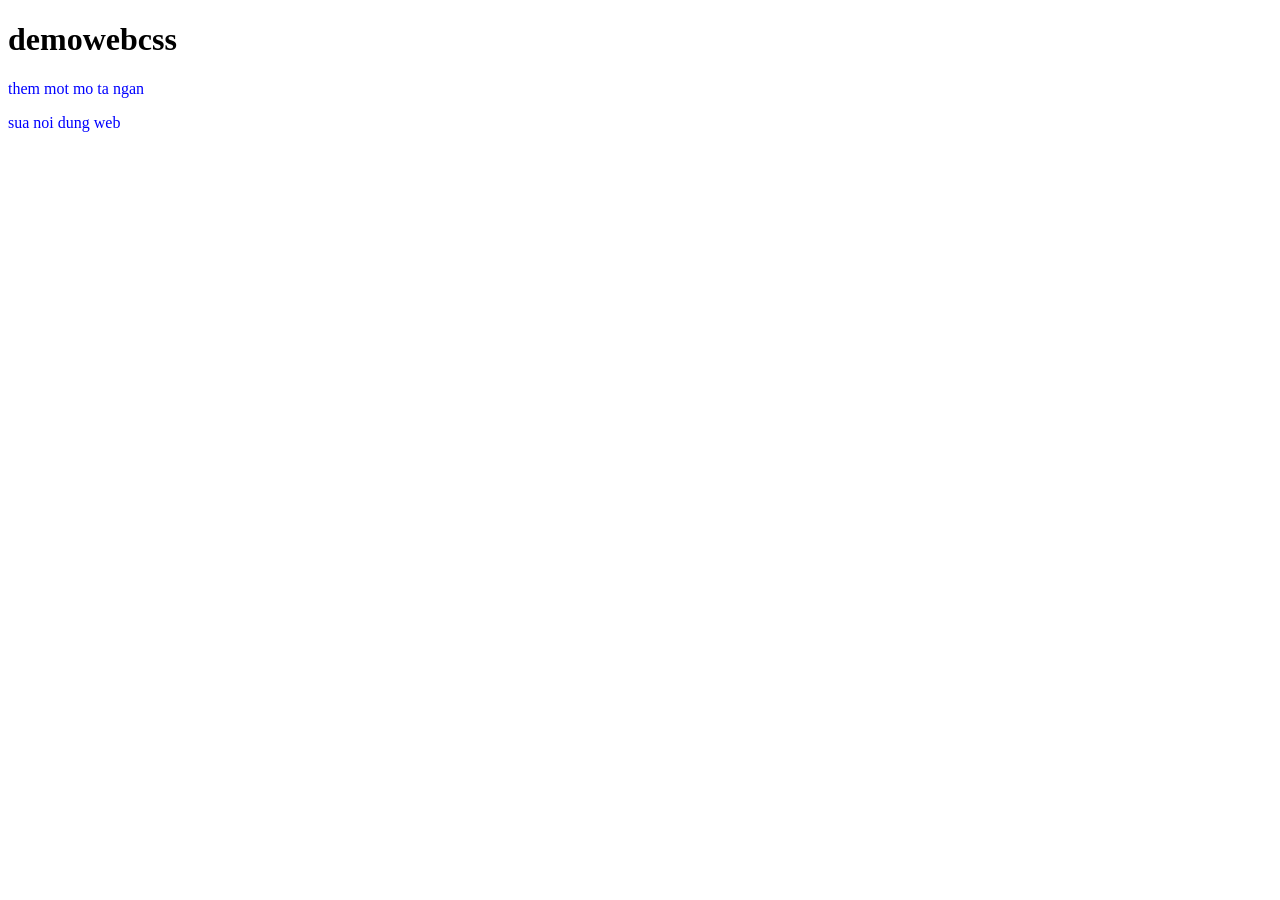
<file: index.html>
<!DOCTYPE html>
<html lang="en">
<head>
    <meta charset="UTF-8">
    <meta name="viewport" content="width=device-width, initial-scale=1.0">
    <title>Document</title>
    <link rel="stylesheet" href="styles.css">
</head>

<body>
    <h1 class="heading-1">demowebcss</h1>
    <p>them mot mo ta ngan</p>
    <p> sua noi dung web</p>
</body>
</html>
</file>
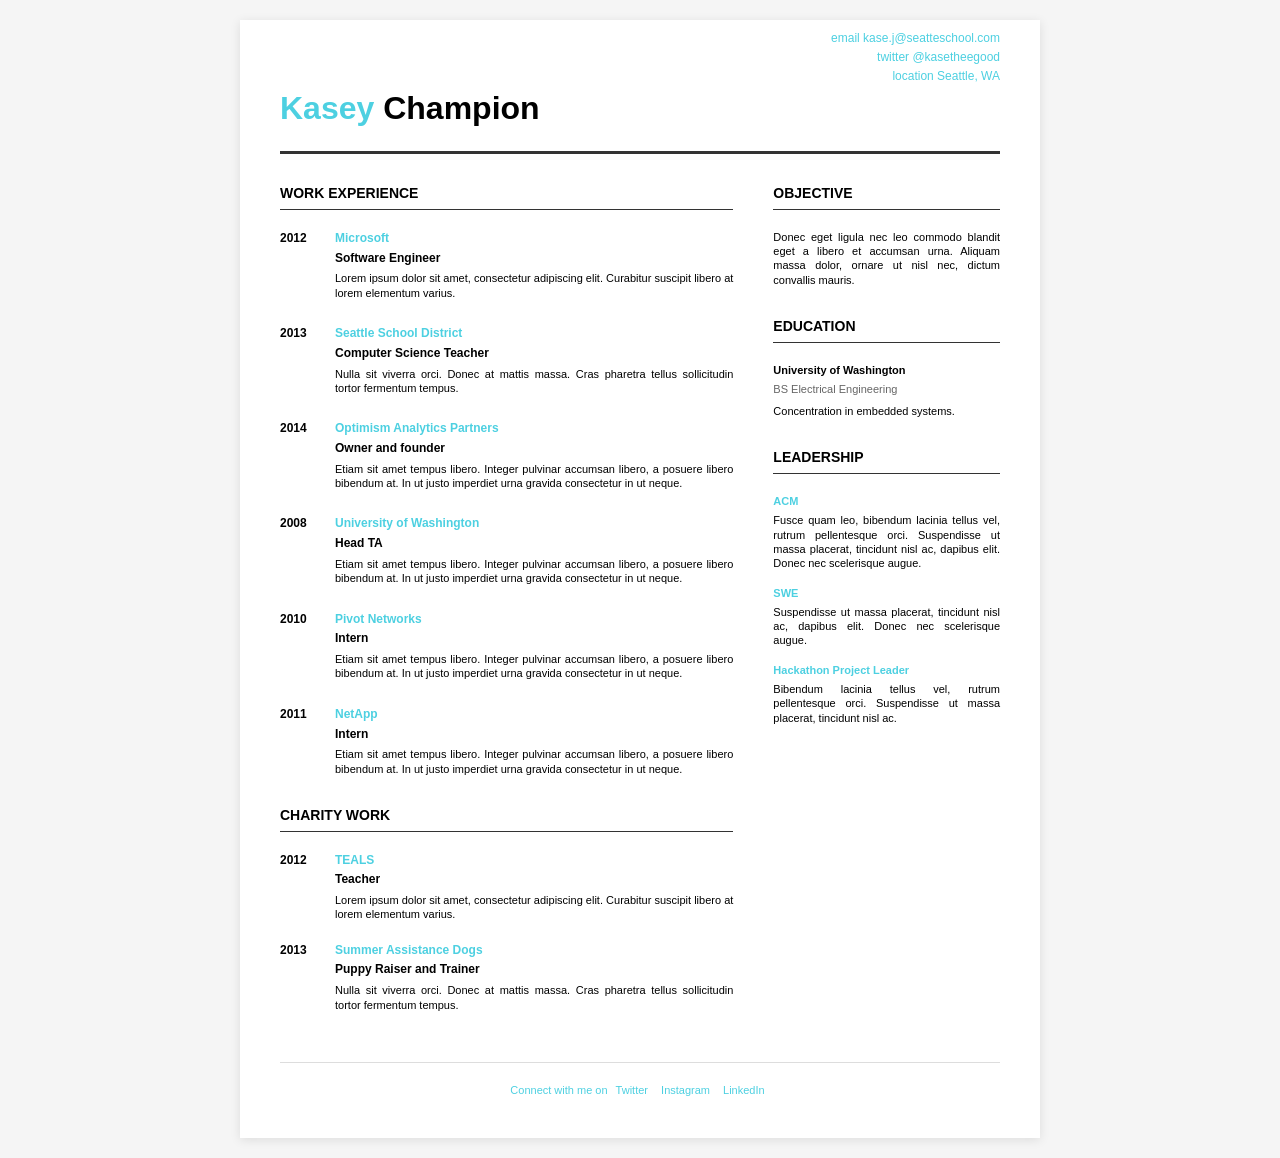
<file: BT_CV/index.html>
<!DOCTYPE html>
<html lang="en">
<head>
    <meta charset="UTF-8">
    <meta name="viewport" content="width=device-width, initial-scale=1.0">
    <title>Kasey Champion - CV</title>
    <link rel="stylesheet" href="./styles.css">
</head>
<body>
    <div class="cv-container">
        <!-- Header -->
        <div class="header">
            <div class="contact-info">
                <div>email kase.j@seatteschool.com</div>
                <div>twitter @kasetheegood</div>
                <div>location Seattle, WA</div>
            </div>
            <h1 class="name"><span class="first-name">Kasey</span> Champion</h1>
        </div>

        <!-- Main Content -->
        <div class="content">
            <!-- Left Column -->
            <div class="left-column">
                <!-- Work Experience -->
                <div class="section-header">Work Experience</div>
                
                <div class="experience-item">
                    <div class="year">2012</div>
                    <div class="job-details">
                        <div class="company">Microsoft</div>
                        <div class="job-title">Software Engineer</div>
                        <div class="job-description">Lorem ipsum dolor sit amet, consectetur adipiscing elit. Curabitur suscipit libero at lorem elementum varius.</div>
                    </div>
                </div>

                <div class="experience-item">
                    <div class="year">2013</div>
                    <div class="job-details">
                        <div class="company">Seattle School District</div>
                        <div class="job-title">Computer Science Teacher</div>
                        <div class="job-description">Nulla sit viverra orci. Donec at mattis massa. Cras pharetra tellus sollicitudin tortor fermentum tempus.</div>
                    </div>
                </div>

                <div class="experience-item">
                    <div class="year">2014</div>
                    <div class="job-details">
                        <div class="company">Optimism Analytics Partners</div>
                        <div class="job-title">Owner and founder</div>
                        <div class="job-description">Etiam sit amet tempus libero. Integer pulvinar accumsan libero, a posuere libero bibendum at. In ut justo imperdiet urna gravida consectetur in ut neque.</div>
                    </div>
                </div>

                <div class="experience-item">
                    <div class="year">2008</div>
                    <div class="job-details">
                        <div class="company">University of Washington</div>
                        <div class="job-title">Head TA</div>
                        <div class="job-description">Etiam sit amet tempus libero. Integer pulvinar accumsan libero, a posuere libero bibendum at. In ut justo imperdiet urna gravida consectetur in ut neque.</div>
                    </div>
                </div>

                <div class="experience-item">
                    <div class="year">2010</div>
                    <div class="job-details">
                        <div class="company">Pivot Networks</div>
                        <div class="job-title">Intern</div>
                        <div class="job-description">Etiam sit amet tempus libero. Integer pulvinar accumsan libero, a posuere libero bibendum at. In ut justo imperdiet urna gravida consectetur in ut neque.</div>
                    </div>
                </div>

                <div class="experience-item">
                    <div class="year">2011</div>
                    <div class="job-details">
                        <div class="company">NetApp</div>
                        <div class="job-title">Intern</div>
                        <div class="job-description">Etiam sit amet tempus libero. Integer pulvinar accumsan libero, a posuere libero bibendum at. In ut justo imperdiet urna gravida consectetur in ut neque.</div>
                    </div>
                </div>

                <!-- Charity Work -->
                <div class="section-header">Charity Work</div>
                
                <div class="charity-item">
                    <div class="year">2012</div>
                    <div class="charity-details">
                        <div class="charity-org">TEALS</div>
                        <div class="charity-title">Teacher</div>
                        <div class="charity-description">Lorem ipsum dolor sit amet, consectetur adipiscing elit. Curabitur suscipit libero at lorem elementum varius.</div>
                    </div>
                </div>

                <div class="charity-item">
                    <div class="year">2013</div>
                    <div class="charity-details">
                        <div class="charity-org">Summer Assistance Dogs</div>
                        <div class="charity-title">Puppy Raiser and Trainer</div>
                        <div class="charity-description">Nulla sit viverra orci. Donec at mattis massa. Cras pharetra tellus sollicitudin tortor fermentum tempus.</div>
                    </div>
                </div>
            </div>

            <!-- Right Column -->
            <div class="right-column">
                <!-- Objective -->
                <div class="section-header">Objective</div>
                <div class="objective-text">
                    Donec eget ligula nec leo commodo blandit eget a libero et accumsan urna. Aliquam massa dolor, ornare ut nisl nec, dictum convallis mauris.
                </div>

                <!-- Education -->
                <div class="section-header">Education</div>
                <div class="education-item">
                    <div class="education-title">University of Washington</div>
                    <div class="education-subtitle">BS Electrical Engineering</div>
                    <div>Concentration in embedded systems.</div>
                </div>

                <!-- Leadership -->
                <div class="section-header">Leadership</div>
                
                <div class="leadership-item">
                    <div class="leadership-title">ACM</div>
                    <div>Fusce quam leo, bibendum lacinia tellus vel, rutrum pellentesque orci. Suspendisse ut massa placerat, tincidunt nisl ac, dapibus elit. Donec nec scelerisque augue.</div>
                </div>

                <div class="leadership-item">
                    <div class="leadership-title">SWE</div>
                    <div>Suspendisse ut massa placerat, tincidunt nisl ac, dapibus elit. Donec nec scelerisque augue.</div>
                </div>

                <div class="leadership-item">
                    <div class="leadership-title">Hackathon Project Leader</div>
                    <div>Bibendum lacinia tellus vel, rutrum pellentesque orci. Suspendisse ut massa placerat, tincidunt nisl ac.</div>
                </div>
            </div>
        </div>

        <!-- Footer -->
        <div class="footer">
            Connect with me on <a href="#">Twitter</a> <a href="#">Instagram</a> <a href="#">LinkedIn</a>
        </div>
    </div>
</body>
</html>
</file>
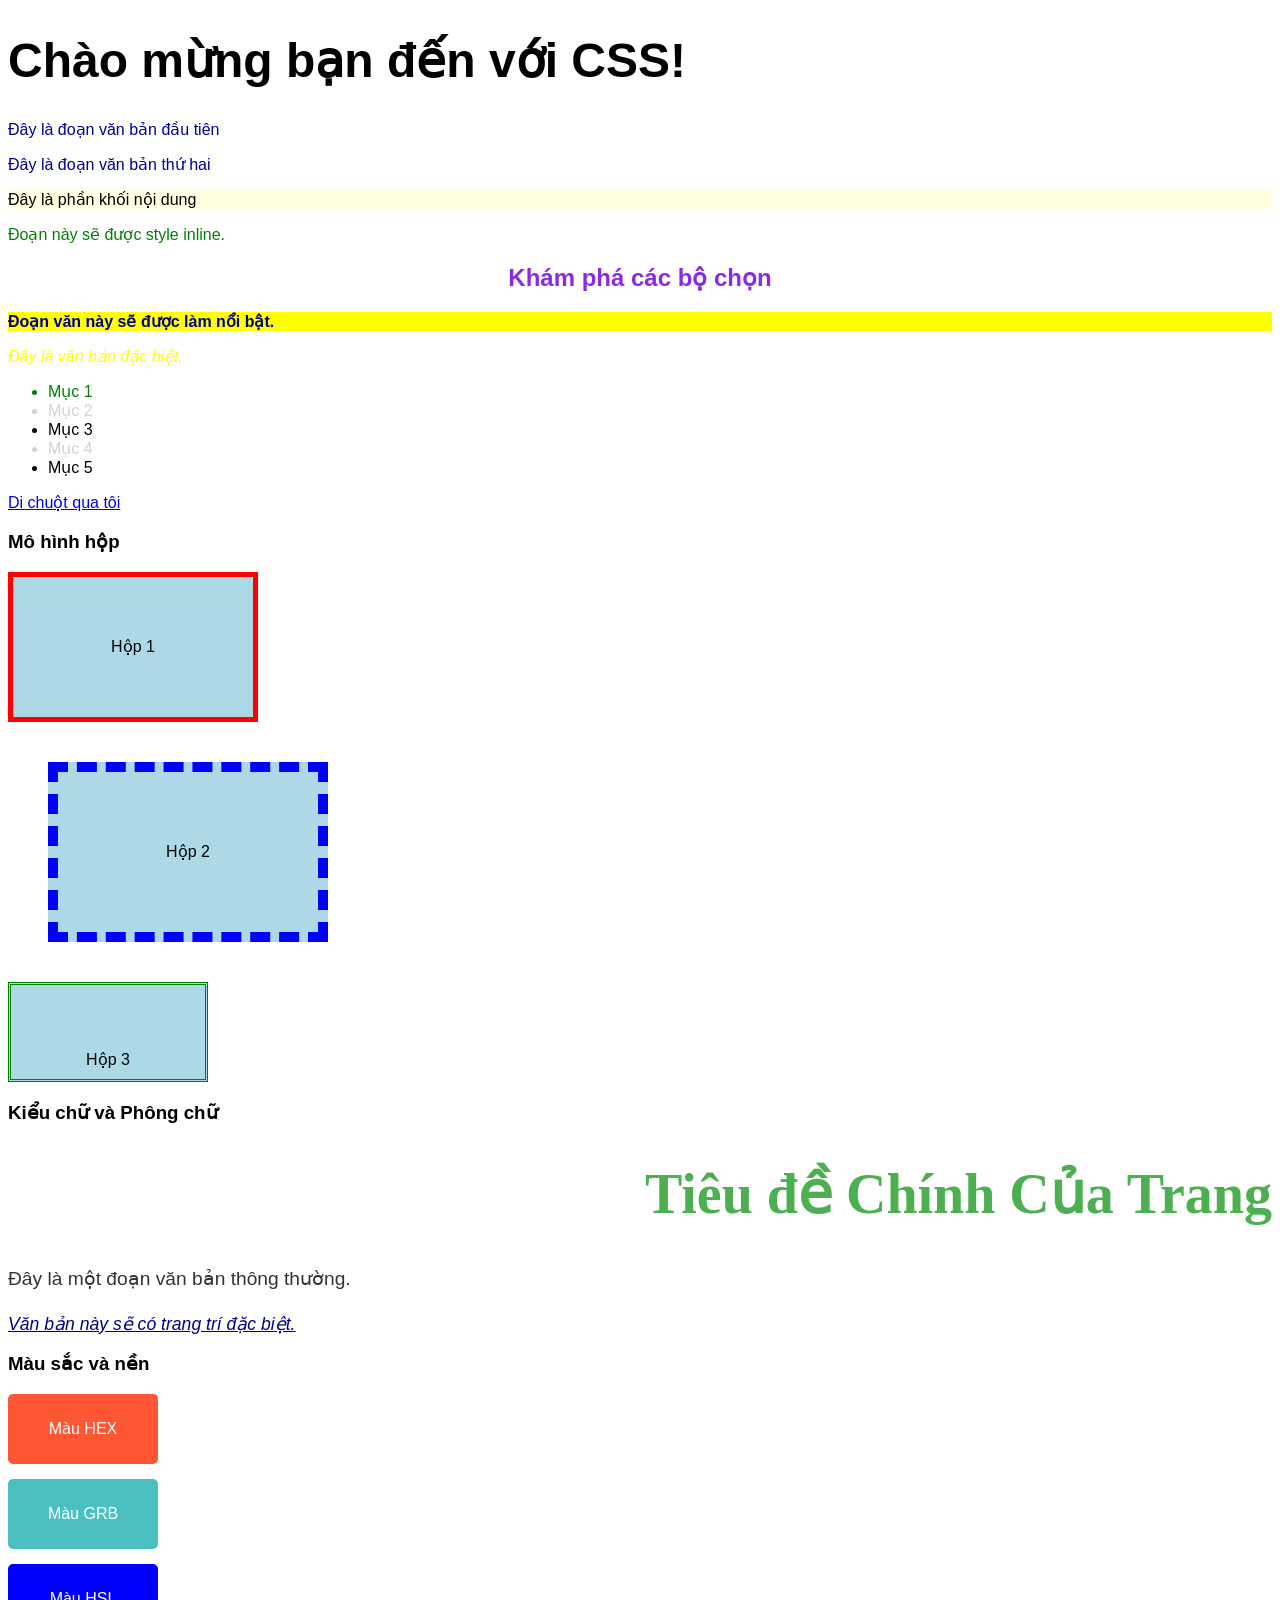
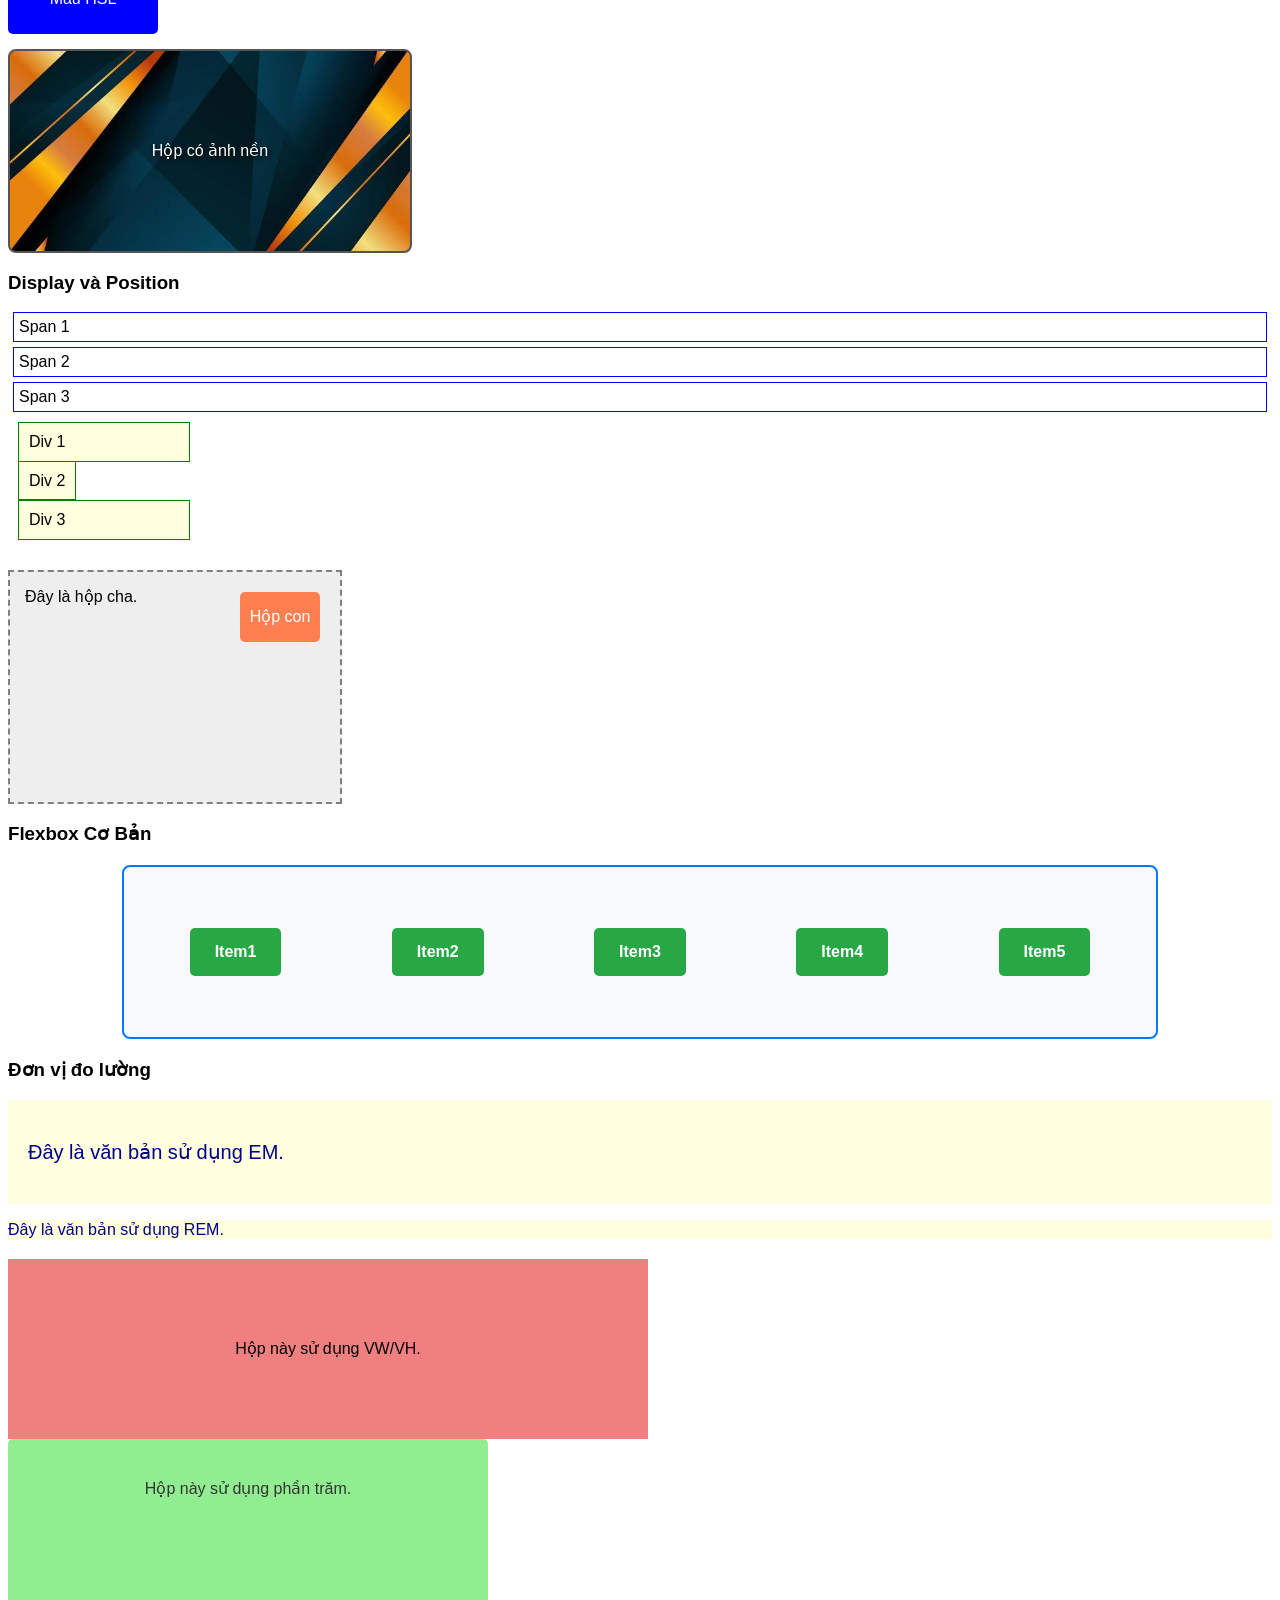
<file: css_exercises/index.html>
<!DOCTYPE html>
<html lang="en">
<head>
    <meta charset="UTF-8">
    <meta name="viewport" content="width=device-width, initial-scale=1.0">
    <title>15 BT CSS</title>
    <link rel="stylesheet" href="./styles.css"><!--external styles-->
    <style>
        .h1{
            color: lightblue;
        }
        
    </style><!--internal styles-->
</head>
<body>
    <h1>Chào mừng bạn đến với CSS!</h1>
    <p>Đây là đoạn văn bản đầu tiên</p>
    <p>Đây là đoạn văn bản thứ hai</p>
    <div> Đây là phần khối nội dung</div>
    <p style="color: green;">
        Đoạn này sẽ được style inline.

    </p>
<!--Bai Tap 2-->
 <h2>
    Khám phá các bộ chọn
 </h2>   
<p class="highlight"> Đoạn văn này sẽ được làm nổi bật.</p>
<p id="special-text">Đây là văn bản đặc biệt.</p>
<ul>
    <li>
        Mục 1 
    </li> <!--firt-child-->
    <li>
        Mục 2
    </li>
    <li>
        Mục 3
    </li>
    <li>
        Mục 4
    </li>
    <li>
        Mục 5
    </li>
</ul>
<a href="#">Di chuột qua tôi</a>
<!--BT-3 Box Model-->

<h3>Mô hình hộp</h3>
<div class="box-1">Hộp 1

</div>
<div class="box-2">Hộp 2

</div>
<div class="box-3">Hộp 3
</div>
<!--BT 4-->
<h3> Kiểu chữ và Phông chữ</h3>
<h1 class="main-title">Tiêu đề Chính Của Trang</h1>
<p class="normal-paragraph"> Đây là một đoạn văn bản thông thường.</p>
<p class="decorated-text">Văn bản này sẽ có trang trí đặc biệt.</p>
<!--BT 5 CSS-->
<h3>Màu sắc và nền</h3>
<div class="color-box-1"> Màu HEX</div>
<div class="color-box-2"> Màu GRB</div>
<div class="color-box-3"> Màu HSL</div>
<div class="background-image-box">Hộp có ảnh nền</div>
<!--Bài 6: Display và Position-->
<h3> Display và Position</h3>

<span> Span 1</span>
<span> Span 2</span>
<span> Span 3</span>
    <div class="display-div-1">Div 1</div>
    <div class="display-div-2">Div 2</div>
    <div class="display-div-3">Div 3</div>
<div class="parent-box"> Đây là hộp cha.
    <div class="child-box">Hộp con</div>
</div>
<!--Bài 7: Flexbox Cơ Bản
-->
<h3>Flexbox Cơ Bản</h3>
<div class="flex-container"> 
    <div class=" flex-item">Item1</div>
    <div class=" flex-item">Item2</div>
    <div class=" flex-item">Item3</div>
    <div class=" flex-item">Item4</div>
    <div class=" flex-item">Item5</div>
</div>
<!--Bài 8: Đơn Vị Đo Lường
-->
<h3> Đơn vị đo lường</h3>
<div class="em-example"> 
<p>Đây là văn bản sử dụng EM.</p> 

</div>
<div class="rem-example"> 
<p>Đây là văn bản sử dụng REM.</p> 

</div>

<div class="viewport-units-example">Hộp này sử dụng VW/VH.
    <div class="percentage-example">Hộp này sử dụng phần trăm.</div>
</div>


</body>
</html>
</file>
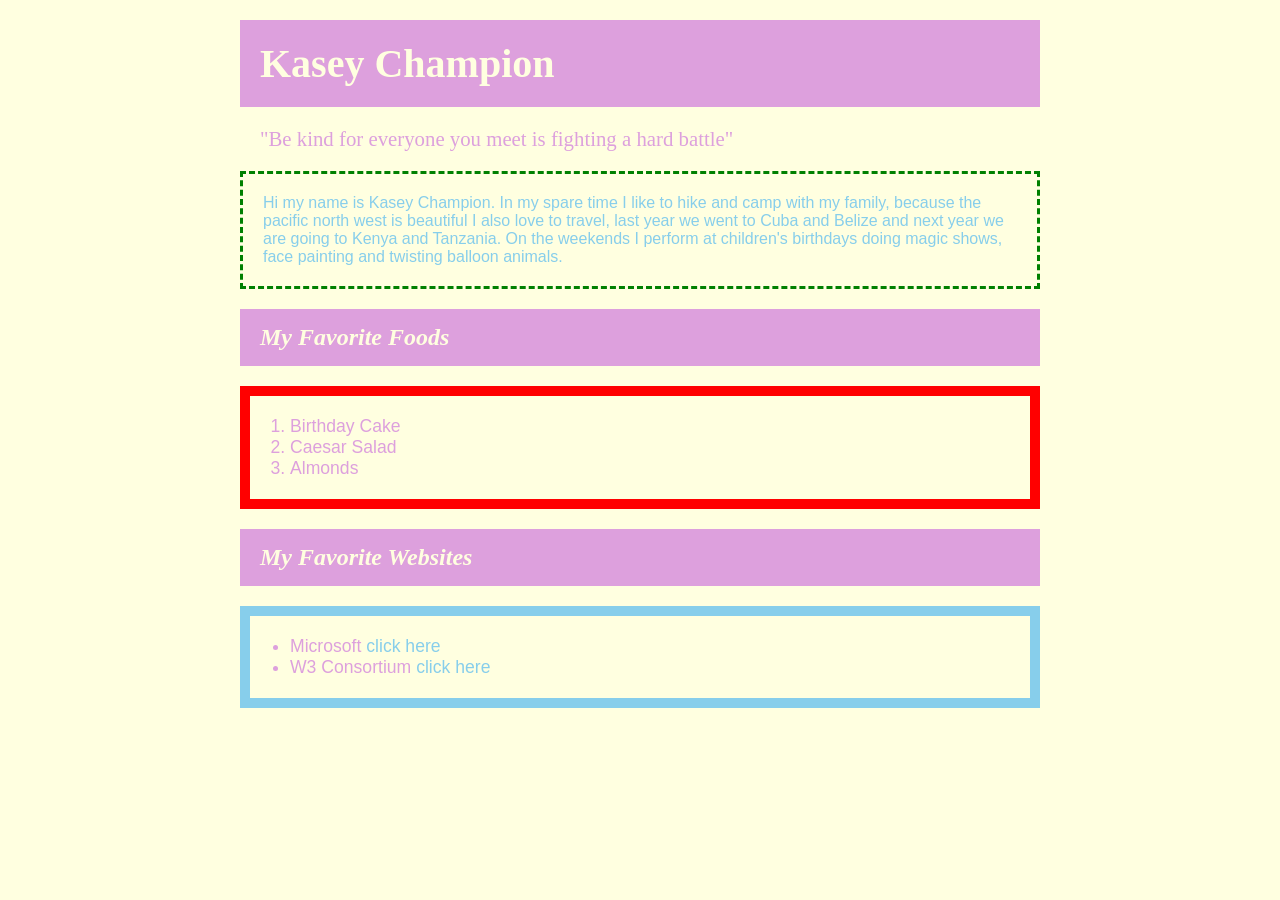
<file: project2/index.html>
<!DOCTYPE html>
<html lang="en">
<head>
    <meta charset="UTF-8">
    <meta name="viewport" content="width=device-width, initial-scale=1.0">
    <title>Project2</title>
    <link rel="stylesheet" href="./style.css"><!--external styles-->
</head>
<body>
    <div class="container">
        <h1>Kasey Champion</h1>
        
        <div class="quote">"Be kind for everyone you meet is fighting a hard battle"</div>
        
        <div class="hobbies-section">
            Hi my name is Kasey Champion. In my spare time I like to hike and camp with my family, because the pacific north west is beautiful I also love to travel, last year we went to Cuba and Belize and next year we are going to Kenya and Tanzania. On the weekends I perform at children's birthdays doing magic shows, face painting and twisting balloon animals.
        </div>
        
        <div class="section-header">My Favorite Foods</div>
        <div class="foods-section">
            <ol>
                <li>Birthday Cake</li>
                <li>Caesar Salad</li>
                <li>Almonds</li>
            </ol>
        </div>
        
        <div class="section-header">My Favorite Websites</div>
        <div class="websites-section">
            <ul>
                <li>Microsoft <a href="https://www.microsoft.com">click here</a></li>
                <li>W3 Consortium <a href="https://www.w3.org">click here</a></li>
            </ul>
        </div>
    </div>
</body>
</html>
</file>
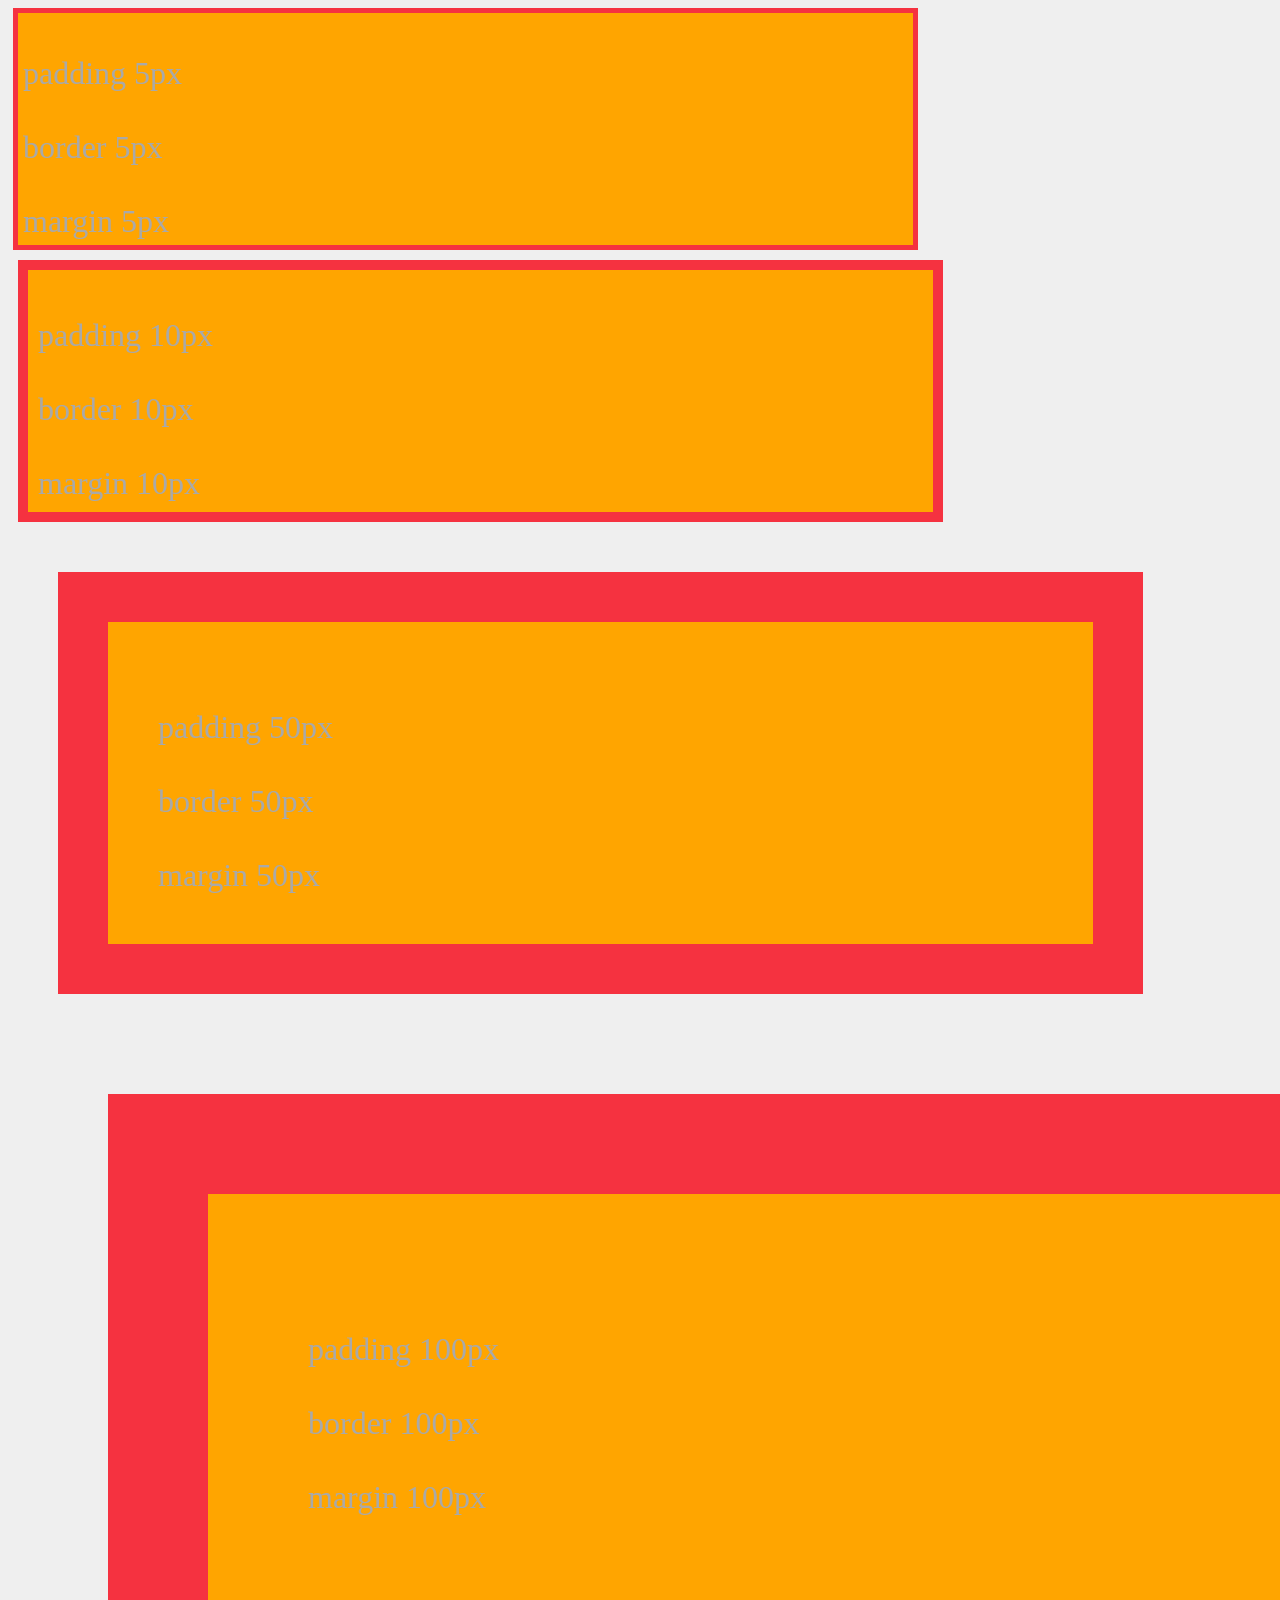
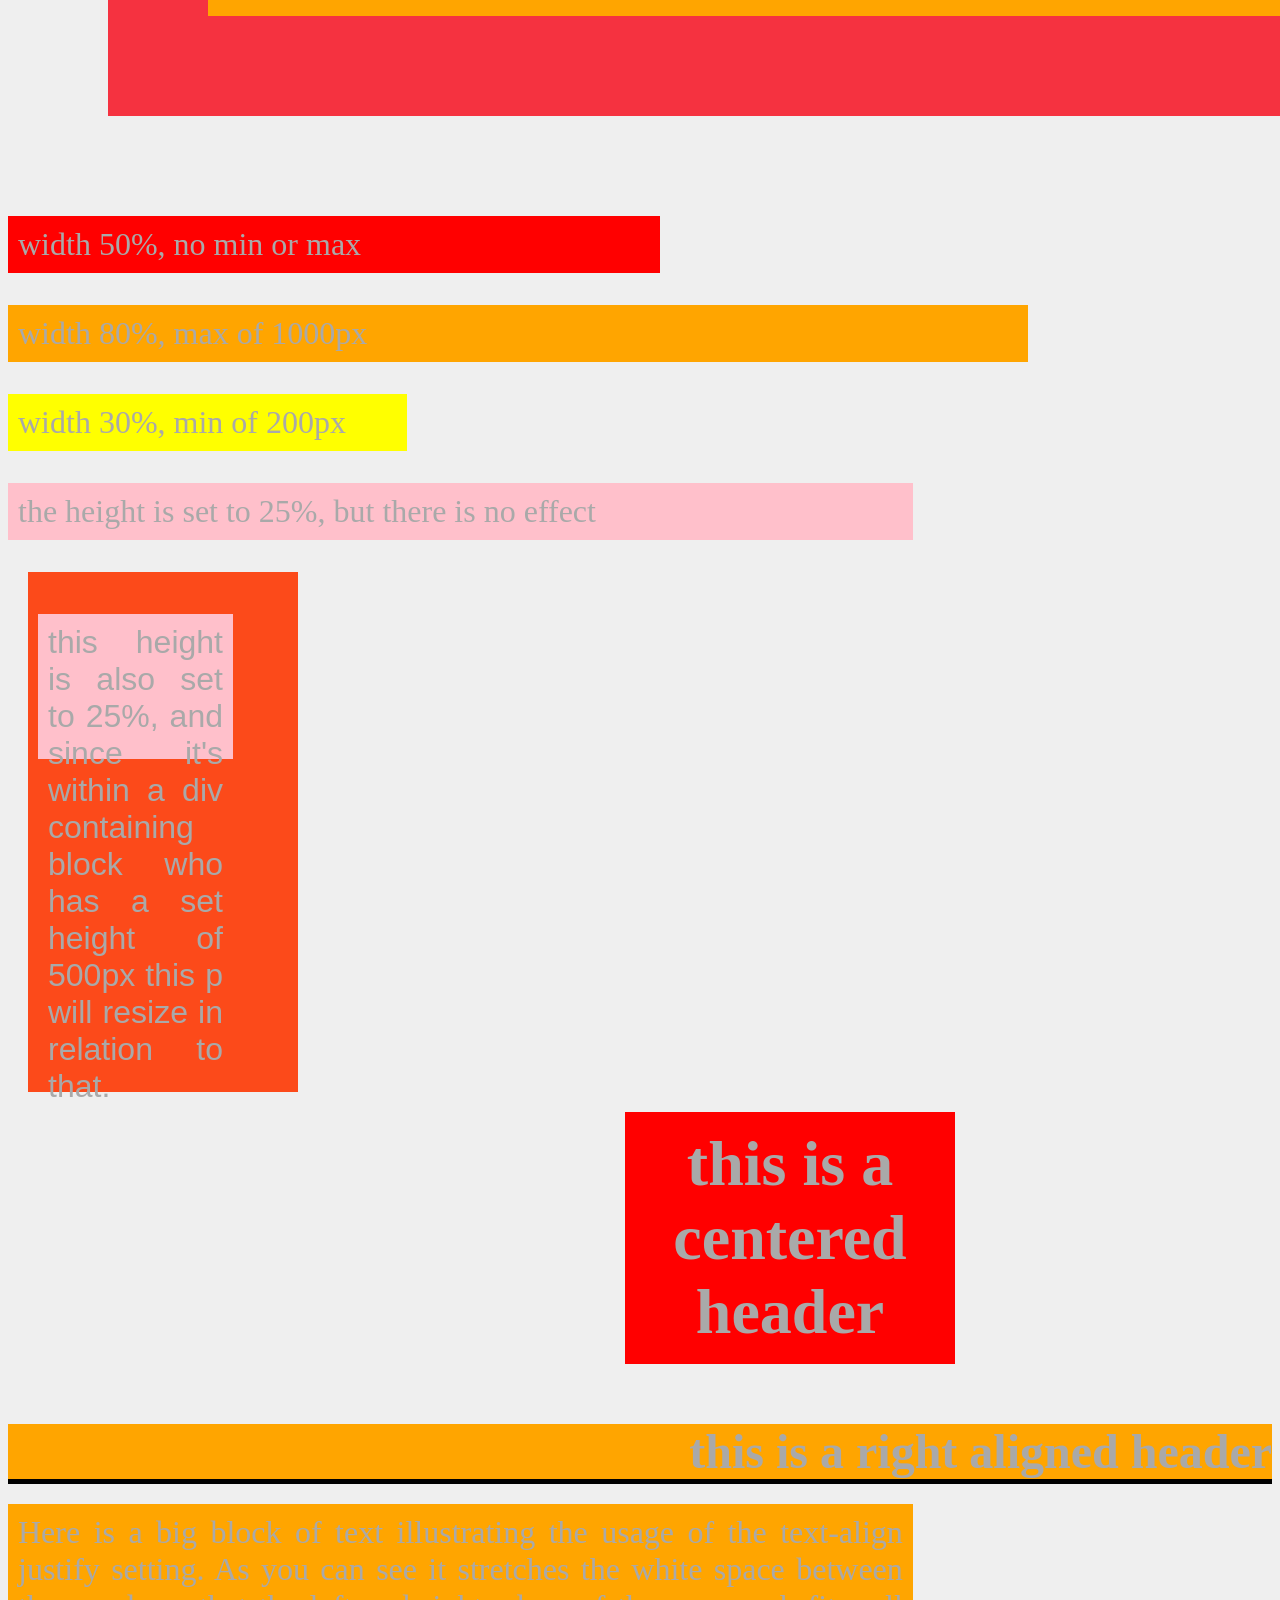
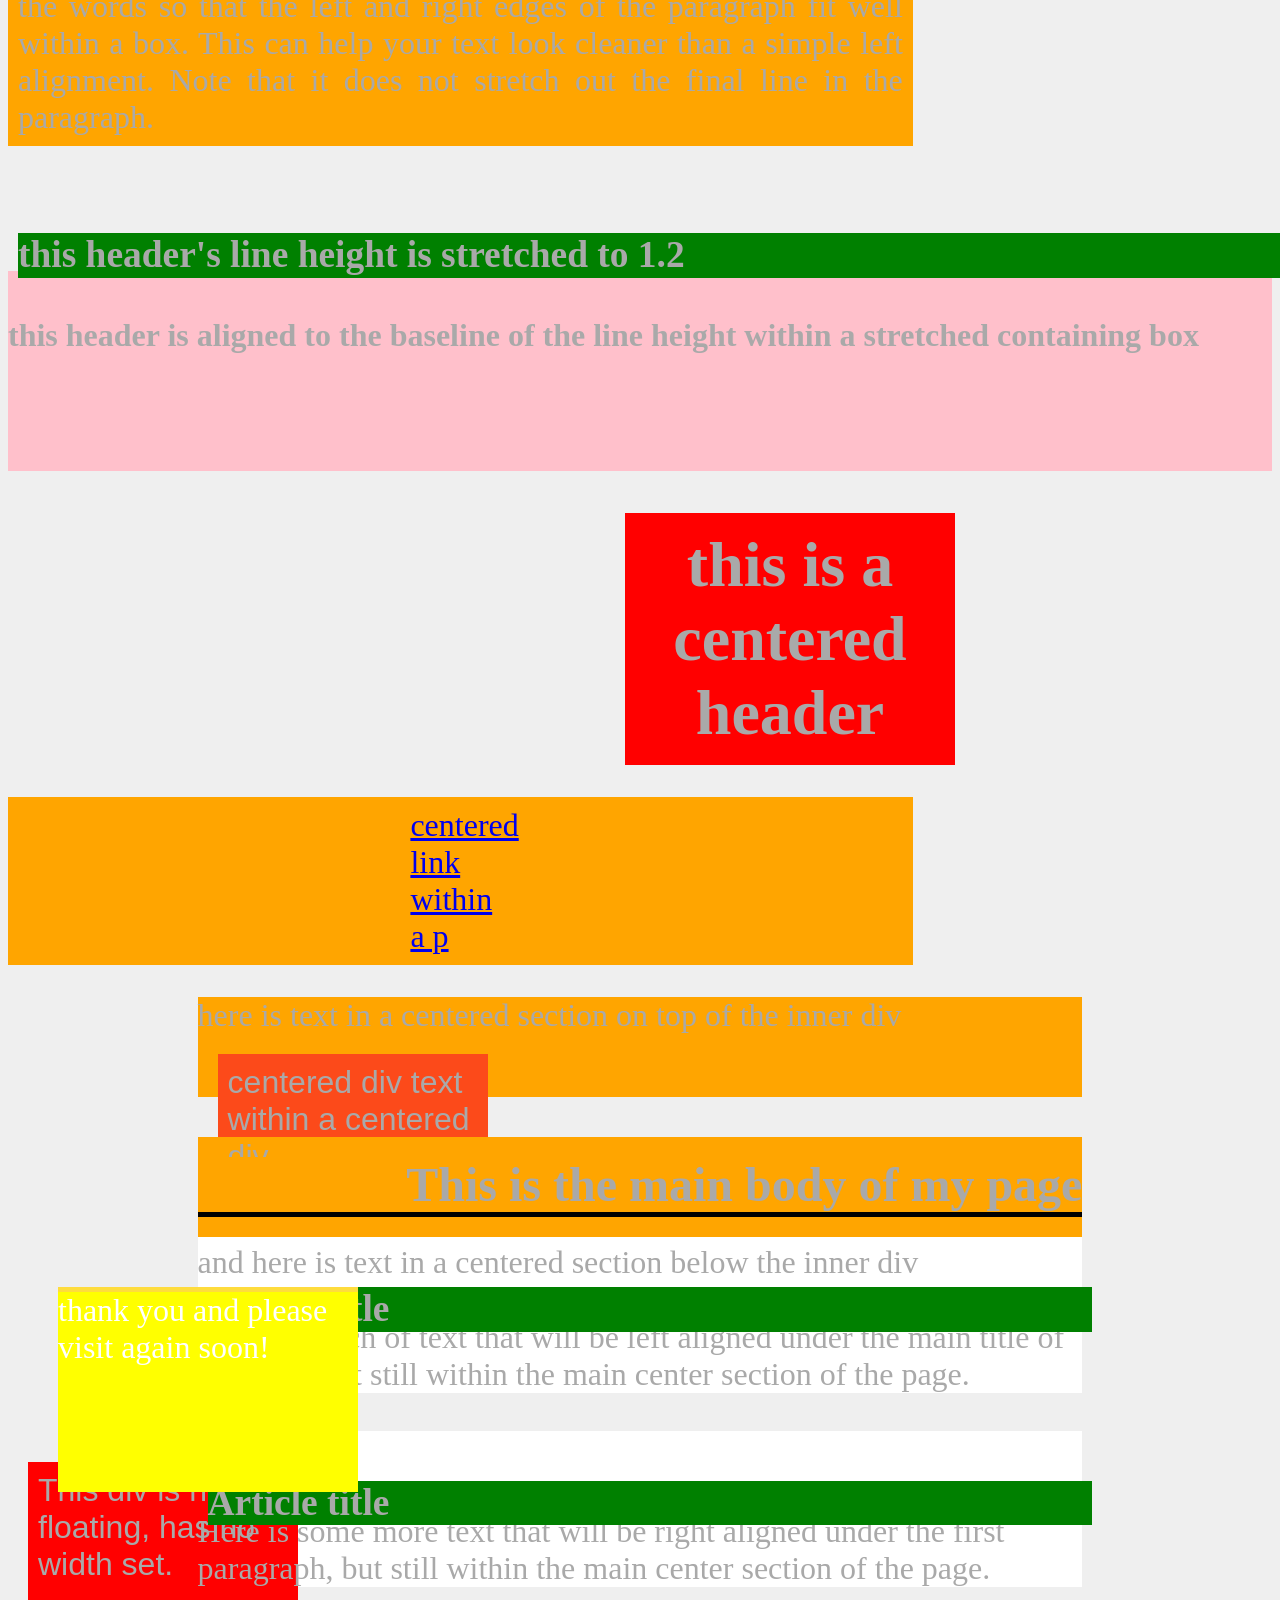
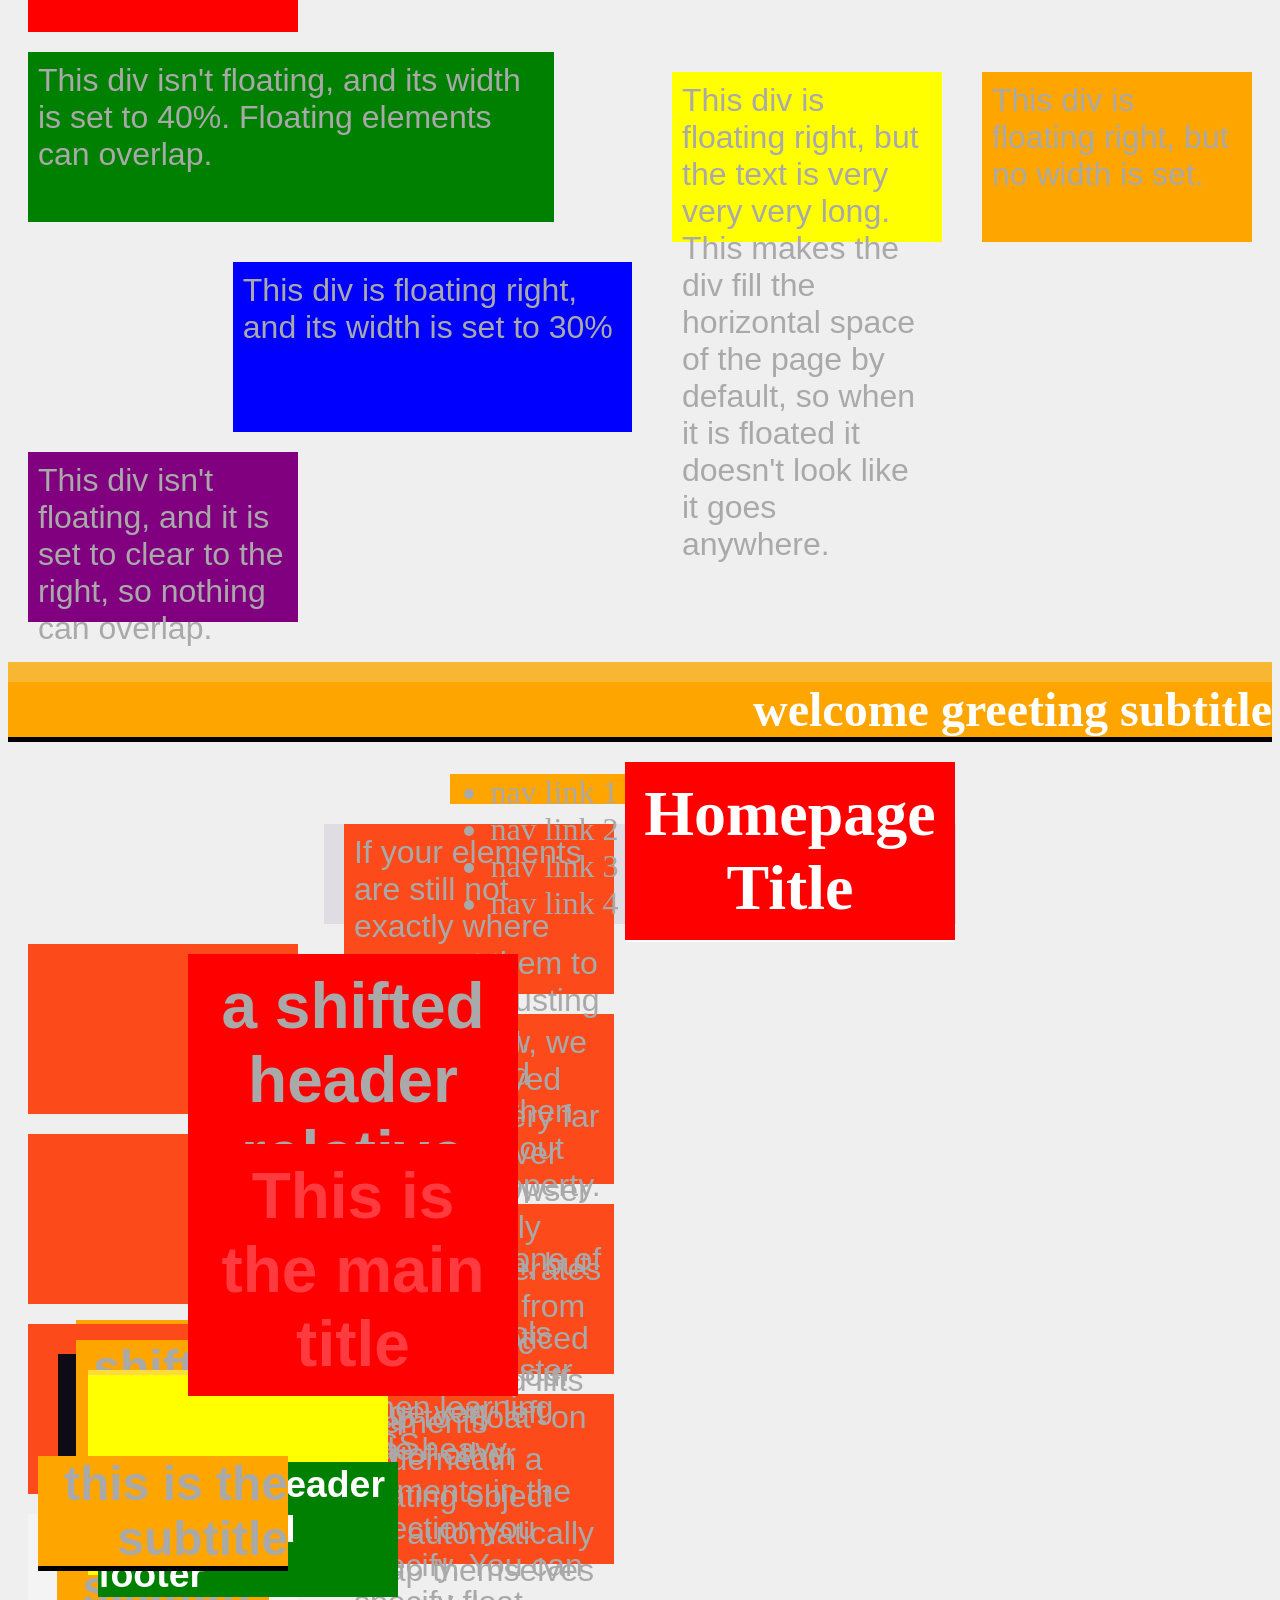
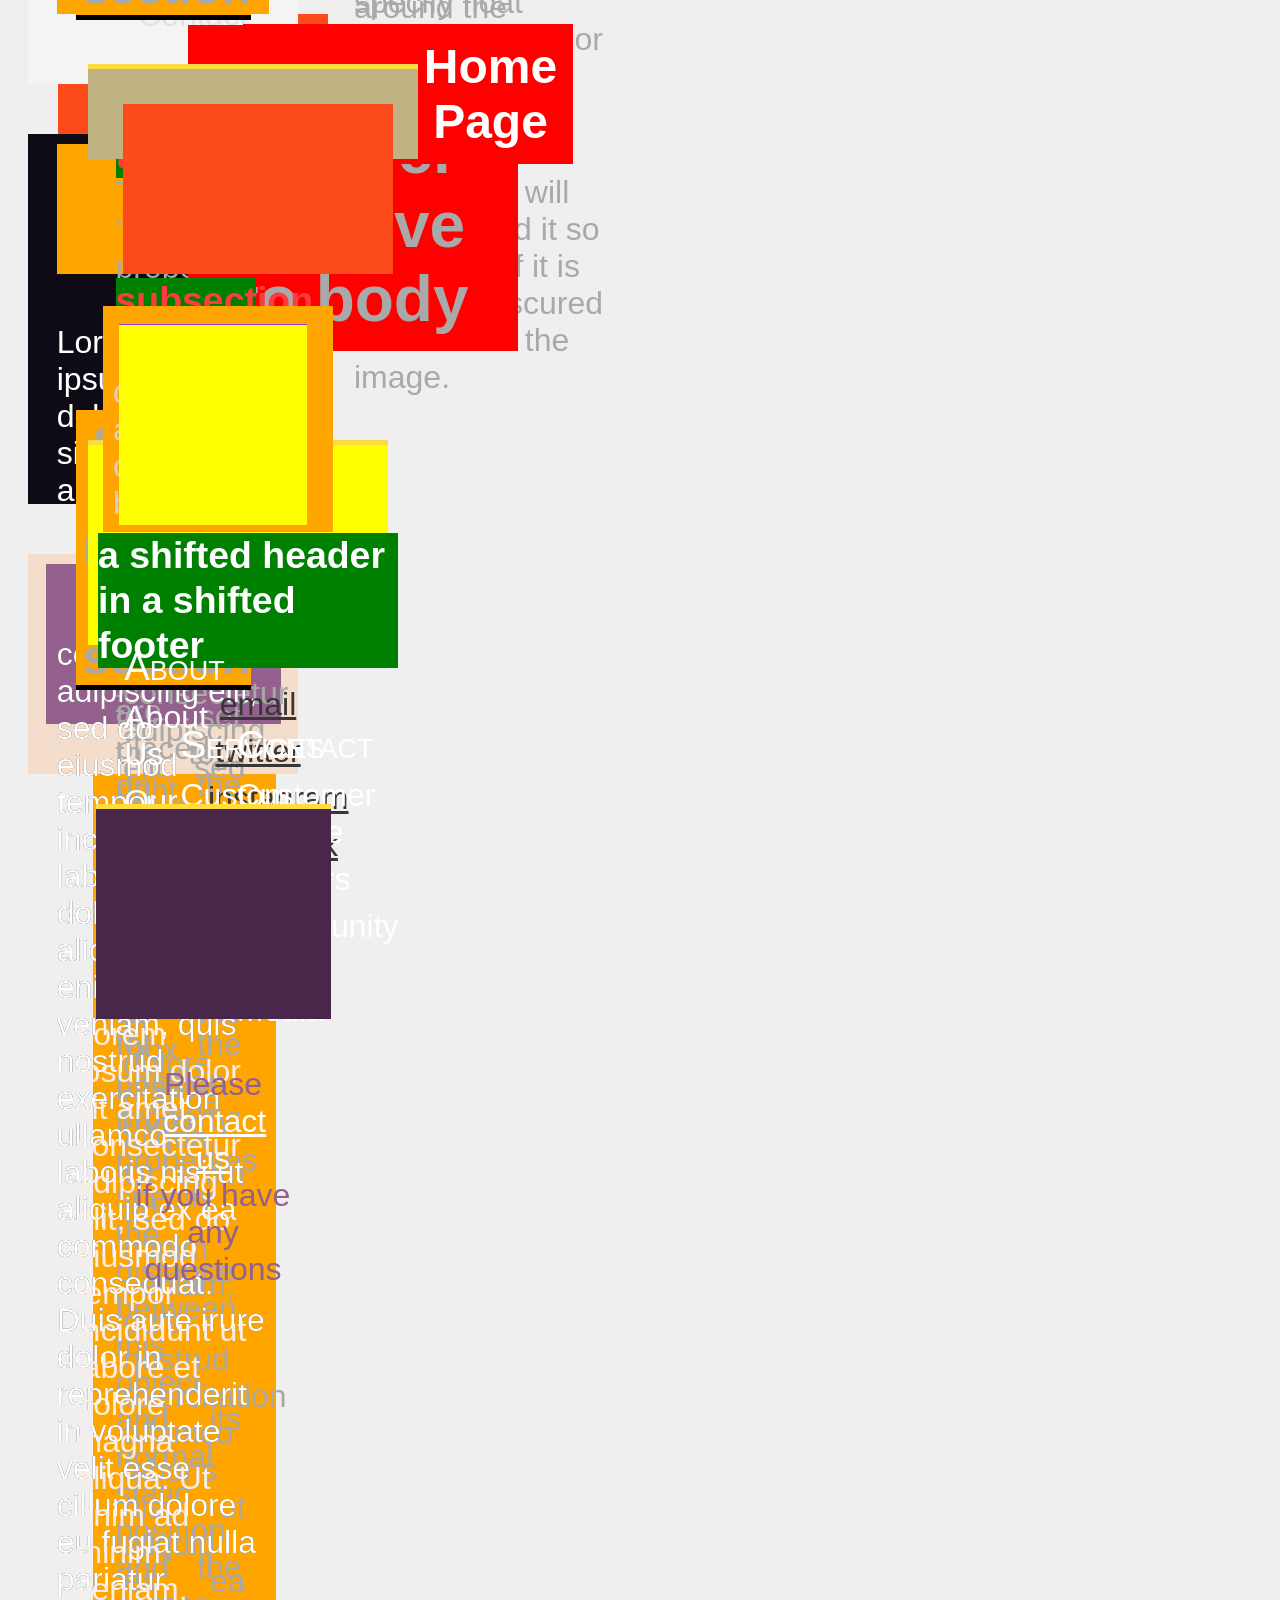
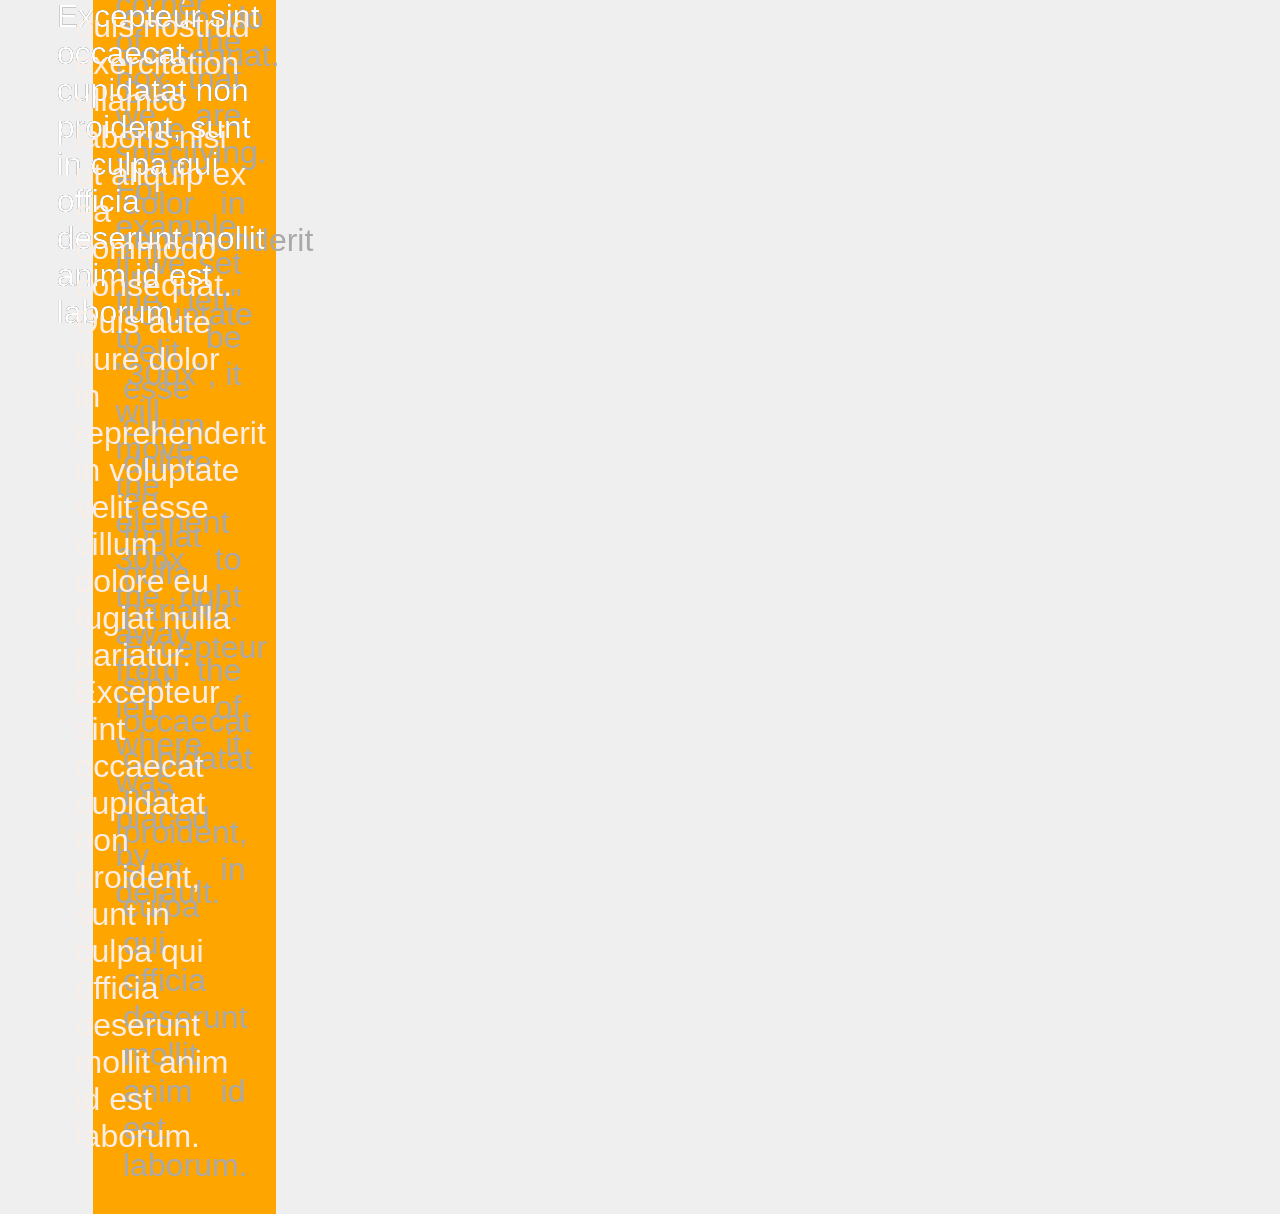
<file: css_exercises/BT_Css4/index.html>
<!DOCTYPE html>
<html lang="en">
<head>
    <meta charset="UTF-8">
    <meta name="viewport" content="width=device-width, initial-scale=1.0">
    <title>BT_Css4</title>
 <link rel="stylesheet" href="./styles.css"><!--external styles-->
</head>

<body>
    <!--BT4.2.1-->

<p id="five">
<br>padding 5px</br>
<br>border 5px</br>
<br>margin 5px</br>
</p>

<p id="ten">
<br> padding 10px</br>
<br> border 10px</br>
<br> margin 10px</br>

</p>
<p id="fifty">
<br> padding 50px</br>
<br> border 50px</br>
<br> margin 50px</br>

</p>
<p id="Onehundred">
<br> padding 100px</br>
<br> border 100px</br>
<br> margin 100px</br>

</p>
<!--BT 4.2.2-->

<p id="width50">
      width 50%, no min or max
    </p>
    <p id="width80max">
      width 80%, max of 1000px
    </p>
    <p id="width30min">
      width 30%, min of 200px
    </p>
    <p class="heightSet">
      the height is set to 25%, but there is no effect
    </p>
    <div id="containingBlock">
      <p class="heightSet">
        this height is also set to 25%, and since it's within a div containing block who has a set height of 500px this p will resize in relation to that. 
      </p>
    </div>
<!--BT 4.2.3-->

<h1>this is a centered header</h1>
    <h2>this is a right aligned header</h2>
    <p>
      Here is a big block of text illustrating the usage of the text-align justify setting. As you can see it stretches the white space between the words so that the left and right edges of the paragraph fit well within a box. This can help your text look cleaner than a simple left alignment. Note that it does not stretch out the final line in the paragraph.
    </p>
    <h3>this header's line height is stretched to 1.2</h3>
    <h4>this header is aligned to the baseline of the line height within a stretched containing box</h4>


<!--BT4.2.3-->

 <h1>this is a centered header</h1>
    <p>
      <a href="www.microsoft.com">centered link within a p</a>
    </p>
    <section>
      here is text in a centered section on top of the inner div
      <div>
        centered div text within a centered div
      </div>
      and here is text in a centered section below the inner div
    </section>

    <!--BT4.2.4-->
<section>
      <h2>This is the main body of my page</h2>
      <article id="leftP">
        <h3>Article title</h3>
        This is a buch of text that will be left aligned under the main title of the page, but still within the main center section of the page.
      </article>
      <article id="rightP">
        <h3>Article title</h3>
        Here is some more text that will be right aligned under the first paragraph, but still within the main center section of the page.
      </article>
    </section>
    <footer>
      thank you and please visit again soon!
    </footer>

    <!--BT4.3.2-->

   <div id="default">
      This div is not floating, has no width set. 
    </div>
    <div id="floatRightNoWidth">
      This div is floating right, but no width is set. 
    </div>
    <div id="floatRightTooWide">
      This div is floating right, but the text is very very very long. This makes the div fill the horizontal space of the page by default, so when it is floated it doesn't look like it goes anywhere. 
    </div>
    <div id="noFloatWidthSet">
      This div isn't floating, and its width is set to 40%. Floating elements can overlap.
    </div>

    <div id="floatRightWidthSet">
      This div is floating right, and its width is set to 30%
    </div>  
      <div id="noFloatClearRight">
      This div isn't floating, and it is set to clear to the right, so nothing can overlap. 
    </div> 

<!--BT 4.3.3-->

<header>
      <h2>welcome greeting subtitle</h2>
      <h1>Homepage Title</h1>
    </header>
    <section id="navigation">
      <ul>
        <li>nav link 1</li>
        <li>nav link 2</li>
        <li>nav link 3</li>
        <li>nav link 4</li>
      </ul>
    </section>
    <section id="content">
      <div id="topRight">
        If your elements are still not exactly where you want them to be after adjusting the padding, margins and alignment, then you can try out the float property. The "float" property is one of the most powerful tools you can master when learning CSS.
      </div>
      <div id="topLeft">
        Up until now, we haven't moved elements very far from wherever the web browser automatically places them, but as you've probably noticed this has left our page very left side heavy. 
      </div>
      <div id="bottomRight">
        The float property liberates an element from its automatic position and lifts it up to "float" on top of other elements in the direction you specify.  You can specify float either right, left or the default of none.  
      </div>
      <div id="bottomLeft">
        Elements underneath a floating object will automatically wrap themselves around the content. For example, if you float an image, the text underneath will wrap around it so that none of it is actually obscured underneath the image.
      </div>
    </section>

    <!--BT4.4.2 Example1-->

  <div class="ex442">
    <h1>a shifted header relative to body</h1>
    <section>
      <h2>shifted header relative to section</h2>
    </section>
    <footer>
      <h3>a shifted header in a shifted footer</h3>
    </footer>

    <!--BT4.4.2 Example 2-->
    <h1>a shifted header relative to body</h1>
    <section>
      <h2>shifted header relative to section</h2>
    </section>
    <footer>
      <h3>a shifted header in a shifted footer</h3>
    </footer>
  </div>
<!--BT 4.4.3-->
<div class="ex443">
 <h1>This is the main title</h1>
    <h2>this is the subtitle</h2>
    <section>
      <div>
      <h3>subsection title</h3>
          <p>
      The "position" property sets the algorithm for how the Web browser will compute the way the HTML elements are placed on the page. There are four different value options for the position property:
        </p>
    </div>
    <div>
      <h3>subsection title</h3>
      <p>
     Once you've set the position to "relative" that frees you up to set the top, right, bottom and left properties- otherwise known as the "box offsets". These properties specify the distance between this object and its normal static position and the corner of the box that we are specifying.

For example, if we set the "left" to be "30px", it will move the element 30px to the right away from the left of where it was placed by default.
      </p>
      </div>
    </section>
    </div>
<!--BT 4.5.1 Menu-->

<div class="ex451">
 <div id="menu1">
      <ul>
        <li class="currentPage"><a href="">Home</a></li>
        <li><a href="">About</a></li>
        <li><a href="">Blog</a></li>
        <li><a href="">Contact</a></li>
      </ul>
    </div>

    <div id="menu2">
      <ul>
        <li class="currentPage"><a href="">Home</a></li>
        <li><a href="">About</a></li>
        <li><a href="">Blog</a></li>
        <li><a href="">Contact</a></li>
      </ul>
      <section>
        <h1>Home Page</h1>
        <p>A bunch of page content </p>
        <p>Lorem ipsum dolor sit amet, consectetur adipiscing elit, sed do eiusmod tempor incididunt ut labore et dolore magna aliqua. Ut enim ad minim veniam, quis nostrud exercitation ullamco laboris nisi ut aliquip ex ea commodo consequat. Duis aute irure dolor in reprehenderit in voluptate velit esse cillum dolore eu fugiat nulla pariatur. Excepteur sint occaecat cupidatat non proident, sunt in culpa qui officia deserunt mollit anim id est laborum.</p>
      </section>
    </div>

    <div id="menu3">
      <ul>
        <li class="currentPage"><a href="">Home</a></li>
        <li id="about">
          <a href="">About</a>
          <ul class="subitems">
            <li>subitem 1</li>
            <li>subitem 2</li>
          </ul>
        </li>
        <li><a href="">Blog</a></li>
        <li><a href="">Contact</a></li>
      </ul>
    </div>
   </div> 
<!--4.5.2 Footer-->

 <div id="footer1">
      <section>
        Lorem ipsum dolor sit amet, consectetur adipiscing elit, sed do eiusmod tempor incididunt ut labore et dolore magna aliqua. Ut enim ad minim veniam, quis nostrud exercitation ullamco laboris nisi ut aliquip ex ea commodo consequat. Duis aute irure dolor in reprehenderit in voluptate velit esse cillum dolore eu fugiat nulla pariatur. Excepteur sint occaecat cupidatat non proident, sunt in culpa qui officia deserunt mollit anim id est laborum.
      </section>
      <footer>
        <div class="contacts">
          <a href="">email</a>
          <a href="">twitter</a>
          <a href="">instagram</a>
          <a href="">facebook</a>
        </div>
        <p>design and code by me</p>
      </footer>
    </div>

    <div id="footer2">
      <section>
        Lorem ipsum dolor sit amet, consectetur adipiscing elit, sed do eiusmod tempor incididunt ut labore et dolore magna aliqua. Ut enim ad minim veniam, quis nostrud exercitation ullamco laboris nisi ut aliquip ex ea commodo consequat. Duis aute irure dolor in reprehenderit in voluptate velit esse cillum dolore eu fugiat nulla pariatur. Excepteur sint occaecat cupidatat non proident, sunt in culpa qui officia deserunt mollit anim id est laborum.
      </section>
      <footer>
        <ul class="navCat">
          <li class="topLevel">About</li>
          <li>About Us</li>
          <li>Our Story</li>
          <li>FAQ</li>
        </ul>
        <ul class="navCat">
          <li class="topLevel">Services</li>
          <li>Custom Orders</li>
          <li>Wholesale</li>
        </ul>
        <ul class="navCat">
          <li class="topLevel">Contact</li>
          <li>Customer Service</li>
          <li>Careers</li>
          <li>Community</li>
          <li>Social Media</li>
        </ul>
      </footer>
    </div>

    <div id="footer3">
      <section>
        Lorem ipsum dolor sit amet, consectetur adipiscing elit, sed do eiusmod tempor incididunt ut labore et dolore magna aliqua. Ut enim ad minim veniam, quis nostrud exercitation ullamco laboris nisi ut aliquip ex ea commodo consequat. Duis aute irure dolor in reprehenderit in voluptate velit esse cillum dolore eu fugiat nulla pariatur. Excepteur sint occaecat cupidatat non proident, sunt in culpa qui officia deserunt mollit anim id est laborum.
      </section>
      <footer>
        Please <a href="#">contact us</a> if you have any questions
      </footer>
    </div>
  </body>
</html>
</file>
<file: styles.css>
p{
    color:blue;
}
</file>
<file: BT_CV/styles.css>
* {
            margin: 0;
            padding: 0;
            box-sizing: border-box;
        }

        body {
            font-family: Arial, sans-serif;
            line-height: 1.4;
            background-color: #f5f5f5;
            padding: 20px;
        }

        .cv-container {
            max-width: 800px;
            margin: 0 auto;
            background-color: white;
            padding: 40px;
            box-shadow: 0 2px 10px rgba(0,0,0,0.1);
        }

        /* Header */
        .header {
            border-bottom: 3px solid #333;
            padding-bottom: 15px;
            margin-bottom: 30px;
        }

        .name {
            font-size: 32px;
            font-weight: bold;
            margin-bottom: 5px;
        }

        .name .first-name {
            color: #4dd0e1;
        }

        .contact-info {
            font-size: 12px;
            color: #4dd0e1;
            text-align: right;
            margin-top: -30px;
        }

        .contact-info div {
            margin-bottom: 2px;
        }

        /* Main Content */
        .content {
            display: flex;
            gap: 40px;
        }

        .left-column {
            flex: 2;
        }

        .right-column {
            flex: 1;
        }

        /* Section Headers */
        .section-header {
            font-size: 14px;
            font-weight: bold;
            text-transform: uppercase;
            border-bottom: 1px solid #333;
            padding-bottom: 5px;
            margin-bottom: 20px;
            margin-top: 30px;
        }

        .section-header:first-child {
            margin-top: 0;
        }

        /* Work Experience */
        .experience-item {
            display: flex;
            margin-bottom: 25px;
            gap: 15px;
        }

        .year {
            font-weight: bold;
            font-size: 12px;
            width: 40px;
            flex-shrink: 0;
        }

        .job-details {
            flex: 1;
        }

        .company {
            color: #4dd0e1;
            font-size: 12px;
            font-weight: bold;
            margin-bottom: 3px;
        }

        .job-title {
            font-weight: bold;
            font-size: 12px;
            margin-bottom: 5px;
        }

        .job-description {
            font-size: 11px;
            line-height: 1.3;
            text-align: justify;
        }

        /* Right Column Sections */
        .objective-text, .education-item, .leadership-item {
            font-size: 11px;
            line-height: 1.3;
            margin-bottom: 15px;
            text-align: justify;
        }

        .education-title {
            font-weight: bold;
            margin-bottom: 5px;
        }

        .education-subtitle {
            color: #666;
            margin-bottom: 8px;
        }

        .leadership-title {
            color: #4dd0e1;
            font-weight: bold;
            margin-bottom: 5px;
        }

        /* Charity Work */
        .charity-item {
            display: flex;
            margin-bottom: 20px;
            gap: 15px;
        }

        .charity-details {
            flex: 1;
        }

        .charity-org {
            color: #4dd0e1;
            font-size: 12px;
            font-weight: bold;
            margin-bottom: 3px;
        }

        .charity-title {
            font-weight: bold;
            font-size: 12px;
            margin-bottom: 5px;
        }

        .charity-description {
            font-size: 11px;
            line-height: 1.3;
            text-align: justify;
        }

        /* Footer */
        .footer {
            text-align: center;
            margin-top: 30px;
            padding-top: 20px;
            border-top: 1px solid #ddd;
            font-size: 11px;
            color: #4dd0e1;
        }

        .footer a {
            color: #4dd0e1;
            text-decoration: none;
            margin: 0 5px;
        }
</file>
<file: css_exercises/styles.css>
body{
    color:black;
    font-family: Arial, Helvetica, sans-serif;

}
div{
    background-color: lightyellow;

}
p{
    color: darkblue; 
}
h1{
    font-size: 3em; 
} 
h2{
   color: blueviolet;
    text-align: center;
}
.highlight{
    background-color: yellow;
    font-weight: bolder;
}
#special-text{
    color: yellow;
    font-style: italic;

}
a:hover{

    color: red;
    text-decoration: underline;

}
ul li:first-child{
    color:green;
}
ul li:nth-child(even){
    color: lightgray;
}
/* --- Bài 3: Box Model --- */
.box-1, .box-2, .box-3 {
    width: 200px;
    height: 100px;
    background-color: lightblue;
    margin-bottom: 20px;
    text-align: center;
    line-height: 100px;
    border: 1px solid #ccc; /* Thêm border mặc định để dễ nhìn */
}

.box-1 {
    padding: 20px;
    border: 5px solid red;
}

.box-2 {
    padding: 30px;
    border: 10px dashed blue;
    margin: 40px; /* Sẽ ghi đè margin-bottom chung */
}

.box-3 {
    padding: 25px;
    border: 3px double green;
    box-sizing: border-box; /* Thay đổi cách tính kích thước */
}
/* CSS BT4 */
.main-title{

    font-family: 'Times New Roman', Times, serif;
    font-size: 3.5em;
    font-weight: bold;
    text-align: right;
    color: #4CAF50;

}
.normal-paragraph{
    font-size: 1.2em;
    line-height: 1.6;
    text-align: justify;
    color: #333;


}
.decorated-text{

text-decoration: underline;
font-style: italic;
font-size: 1.1em;


}
.decorated-text:hover{
    text-decoration: line-through;
    color: purple;
}
/* BT 5 CSS */
.color-box-1, .color-box-2, .color-box-3
{

     width: 150px;
    height: 70px;
    margin-bottom: 15px;
    text-align: center;
    line-height: 70px;
    color: white;
    border-radius: 5px;

}
.color-box-1 {
    background-color: #FF5733;
}

.color-box-2 {
    background-color: rgb(75, 192, 192);
}

.color-box-3 {
    background-color: hsl(240, 100%, 50%);
}

.background-image-box {
    width: 400px;
    height: 200px;
    border: 2px solid #555;
    background-image: url('./images/hinh-banner.jpg'); /* Thay thế bằng ảnh của bạn */
    background-repeat: no-repeat;
    background-position: center;
    background-size: cover;
    color: white;
    text-shadow: 2px 2px 4px black;
    text-align: center;
    line-height: 200px;
    border-radius: 8px;
}
/*BT 6 CSS*/
span{
display: block;
border: 1px solid blue;
padding: 5px;
margin: 5px;
}

.display-div-1, .display-div-2, .display-div-3 {
    border: 1px solid green;
    padding: 10px;
    margin: 10px;
    width: 150px;
}

.display-div-2 {
    display: inline; /* Chuyển div từ block sang inline */
}

.parent-box {
    width: 300px;
    height: 200px;
    background-color: #eee;
    border: 2px dashed gray;
    position: relative; /* Quan trọng cho position: absolute của con */
    margin-top: 30px;
    padding: 15px;
}

.child-box {
    width: 80px;
    height: 50px;
    background-color: coral;
    color: white;
    text-align: center;
    line-height: 50px;
    position: absolute;
    top: 20px;
    right: 20px;
    border-radius: 5px;
}
/*BT 7 CSS*/

.flex-container{

  display: flex;
  border: 2px solid #007BFF;
    padding: 10px;
    min-height: 150px;
    background-color: #f8f9fa;
    justify-content: space-around;
    align-items: center;
 /*flex-direction: column;  /* Thử bỏ comment để xem hiệu ứng */
   /* flex-wrap: wrap;  /* Thử bỏ comment và giảm kích thước cửa sổ */
    border-radius: 8px;
    margin: 20px auto;
    width: 80%;
}
.flex-item{

background-color: #28a745;
color: white;
padding: 15px 25px;
margin: 5px;
border-radius: 5px;
font-weight: bold;
}
/*BT 8 CSS*/
html{
    font-size: 16px;

}
.em-example{

font-size: 20px;
padding: 1em;


}
.rem-exmaple{
font-size: 1.25rem;
margin-top: 20px;

}
.viewport-units-example{
width: 50vw;
height: 20vh;
background-color: lightcoral;
margin-top: 20px;
text-align: center;
line-height: 20vh;

}
.percentage-example-parent {
    width: 500px;
    height: 100px;
    border: 1px solid gray;
    margin: 20px auto;
    background-color: #fff;
    border-radius: 8px;
}
.percentage-example {
    width: 75%; /* 75% của 500px */
    height: 100%; /* 100% của 100px */
    background-color: lightgreen;
    text-align: center;
    line-height: 100px;
    color: #333;
    border-radius: 5px;
}
</file>
<file: project2/style.css>
body {
            font-family: Arial, sans-serif;
            margin: 0;
            padding: 20px;
            background-color: #ffffe0;
        }
        
        .container {
            max-width: 800px;
            margin: 0 auto;
        }
        
        h1 {
            font-family: Georgia, serif;
            background-color: #dda0dd;
            color: #ffffe0;
            text-align: left;
            font-size: 2.5em;
            margin: 0;
            padding: 20px;
            font-weight: bold;
        }
        
        .quote{
            font-family: Georgia, serif;
            color: #dda0dd;
            font-style: bold;
            font-size: 1.3em;
            margin: 20px 0;
            padding: 0 20px;
        }
        
        .hobbies-section {
            border: 3px dashed green;
            padding: 20px;
            margin: 20px 0;
            background-color: #ffffe0;
            color: #87ceeb;
            font-family: Arial, sans-serif;
        }
        
        .section-header {
            font-family: Georgia, serif;
            background-color: #dda0dd;
            color: #ffffe0;
            font-style: italic;
            font-size: 1.5em;
            margin: 20px 0 0 0;
            padding: 15px 20px;
            font-weight: bold;
        }
        
        .foods-section {
            background-color: #ffffe0;
            border: 10px solid red;
            padding: 20px;
            margin: 20px 0;
        }
        
        .foods-section ol {
            color: #dda0dd;
            font-family: Arial, sans-serif;
            font-size: 1.1em;
            margin: 0;
            padding-left: 20px;
        }
        
        .websites-section {
            background-color: #ffffe0;
            border: 10px solid #87ceeb;
            padding: 20px;
            margin: 20px 0;
        }
        
        .websites-section ul {
            color: #dda0dd;
            font-family: Arial, sans-serif;
            font-size: 1.1em;
            list-style-type: disc;
            margin: 0;
            padding-left: 20px;
        }
        
        .websites-section a {
            color: #87ceeb;
            text-decoration: none;
        }
        
        .websites-section a:hover {
            text-decoration: underline;
        }
</file>
<file: css_exercises/BT_Css4/styles.css>
body{

background-color: #7CDBD5;
}
p{
background-color: #F9BE02;

}
#five{
padding: 5px;
border: 5px #F53240 solid;
margin: 5px;
}
#ten{
padding: 10px;
border: 10px #F53240 solid;
margin: 10px;


}
#fifty{

padding: 50px;
border: 50px #F53240 solid;
margin: 50px;

}
#Onehundred{
padding: 100px;
border: 100px #F53240 solid;
margin: 100px;

}
/*BT 4.2.2*/

#width50 {
  background-color:red;
  width: 50%;
}
#width80max {
  background-color: orange;
  width: 80%;
  max-width: 1000px;
}
#width30min {
  background-color: yellow;
  width: 30%;
  min-width: 200px;
}
.heightSet {
  background-color: pink;
  height: 25%;
}
#containingBlock {
  height: 500px;
}

/*BT 4.2*/
h1{

    background-color: red;
    width: 500px;
    text-align: center;
}
h2{

    background-color: orange;
    text-align: right;

}

h3{

background-color: green;
line-height: 1.2;

}
h4{


background-color: pink;
height: 200px;
line-height: 4;
}
p{

    background-color: yellow;
    width: 500px;
    padding: 10px;
    text-align: justify;
}
/*BT4.2.3*/

h1 {
  background-color: red;
  width: 50%;
  margin: 0 auto;
}
p {
  background-color: orange;
  width: 70%;
}
a {
  display: block;
  width: 100px;
  margin: 0 auto;
}
section {
  background-color: yellow;
  width: 70%;
  margin: 0 auto;
}
div {
  background-color: pink;
  width: 50%;
  margin: 0 auto;
}

/*BT4.2.4*/
body {
  font-family: Tahoma;
}

header {
  background-color: #EC576B;
  color: white;
  border-bottom: 5px #FEDC3D solid;
}

header h1 {
  border-bottom: 2px #FFFFFF solid;
}

header p {
  border-bottom: 2px #FFFFFF solid;
}

section {
  background-color: #FEDC3D;
}

h2 {
  border-bottom: 5px #000000 solid;
}

article {
  background-color: #FFFFFF;
}

#leftP {

}

#rightP {

}

h3 {

}

footer {
  background-color: #4EC5C1;
  border-top: 5px #FEDC3D solid;
  color: white;
}
/*BT 4.3.2*/
body {
  font-size: 24pt;
  font-family: helvetica, sans-serif;
}
div {
  margin-bottom: 10px;
}
#default {
  background-color: red;
}
#floatRightNoWidth {
  background-color: orange; 
  float: right;
}
#floatRightTooWide {
  background-color: yellow;
  float: right;
}
#noFloatWidthSet {
  background-color: green;
  width: 40%;
}
#noFloatClearRight {
  background-color: purple;
  clear: right;
}
#floatRightWidthSet {
  background-color: blue;
  width: 30%;
  float: right;
}
/*BT 4.3.3*/

body {
  background-color: #4ABDAC;
  color: #FFFFFF;
  font-family: Georgia, serif;
}
header {
  background-color: #F7B733;
  height: 75px;
}

h1 {
  padding: 15px;
}
#navigation {
  height: 30px;
  width: 30%;
  margin-left: auto;
  margin-right: auto;
}

#navigation li:hover {
  border-bottom: 1px #FC4A1A solid;
}
#content {
  background-color: #DFDCE3;
  width: 50%;
  margin: 0 auto;
}
div {
  background-color: #FC4A1A;
  width: 250px;
  height: 150px;
  padding: 10px;
  margin: 20px;
}
/*BT 4.4.2*/
h1 {
  background-color: red;
  width: 300px;
  position: relative;
  left: 150px;
}
section {
  background-color: orange;
  height: 100px;
}
h2 {
  position: relative;
  top: 20px;
}
footer {
  background-color: yellow;
  height: 200px;
  width: 300px;
  position: relative;
  left: 50px;
  top: 50px;
}
h3 {
  position: relative;
  top: 50px;
  left: 10px;
}
/*BT 4.4.2 */

.ex442 h1 {
       background-color: red;
       width: 300px;
       position: relative;
       left: 150px;
    }
    .ex442 section {
       background-color: orange;
       height: 100px;
    }
    .ex442 h2 {
       position: relative;
       top: 20px;
    }
    .ex442 footer {
       background-color: yellow;
       height: 200px;
       width: 300px;
       position: relative;
       left: 50px;
       top: -50px;
    }
    .ex442 h3 {
       position: relative;
       top: 50px;
       left: 10px;
    }
/*BT 4.4.3*/
body {
  background-color: #EFEFEF;
  color: #A9A9A9;
  font-family: "Book Antiqua", serif; 
}
.ex443 h1 {
  color: #FF3B3F;
}

.ex443 div {
  background-color: #CAEBF2;
  width: 80%;
}
.ex443 h3 {
  color: #FF3B3F;
}
.ex443 p {
  width: 90%;
}
/*BT 4.5.1 Menu*/



  div#menu1 {
  clear: both;
  margin-bottom: 50px;
  padding: 30px;
  font-family: Arial;
}

  #menu1 ul {
  list-style: none;
  height: 50px;
}

 #menu1 a {
  text-decoration: none; 
}
  #menu1 {
  background-color: #0E0B16;
}
  #menu1 a {
  color: #E7DFDD;
}
  #menu1 li {
  padding: 10px;
  float: left;
}
  #menu1 a:hover {
  border-bottom: 2px #A239CA solid;
}
  #menu1 .currentPage {
  background-color: #A239CA;
}
  #menu1 .currentPage a {
  color: #0E0B16;
}


 #menu2 ul {
  width: 10%;
  height: 300px;
  background-color: #BFD8D2;
  margin: 0px;
  text-align: center;
  padding: 0px;
  float: left;
}
  #menu2 a {
  color: #FFFFFF;
}
 #menu2 li {
  height: 15%;
  padding-top: 25px;
}
  #menu2 li:hover {
  background-color: #FEDCD2;
  border-left: 5px #DCB239 solid;
}
  #menu2 li a {
  font-size: 1.2em;
}
  #menu2 .currentPage {
  background-color: #FEDCD2;
  border-left: 5px #DCB239 solid;
}
  #menu2 section {
  background-color: #FEDCD2;
  margin-left: 10%;
  height: 300px;
}
  #menu2 h1 {
  margin: 0px;
  color: #FFFFFF;
  text-align: center;
}
  #menu2 p {
  padding: 30px;
}

  #menu3 {
  background-color: #D9D9D9;
}
  #menu3 ul {
  background-color: #4484CE;
}
  #menu3 li {
  float: right;
  padding: 15px 30px;
}
 #menu3 li:hover {
  background-color: #F9CF00;
}
  #menu3 li:hover a {
  color: #4484CE;
}
  #menu3 a {
  color: #F9CF00;
  font-size: 1.3em;
}
  #menu3 .subitems {
  background-color: #F9CF00;
  width: 100%;
  padding: 0px;
  display: none;
}
  #menu3 .subitems li {
  width: 100%;
  margin: 0px;
  padding: 0px;
  float: none;
  color: #4484CE;
}
  #menu3 #about:hover .subitems {
  display: block;
}
/*4.5.2 Footer*/

div {
  font-family: Arial;
}

#footer1 {
  background-color: #F4F4F4;
  height: 150px;
  margin-bottom: 50px;
}
#footer1 section{
  height: 60%;
  color: #373737;
  width: 85%;
  margin-left: auto;
  margin-right: auto;
}
#footer1 footer {
  background-color: #C0B283;
  color: #DCD0C0;
  height: 40%;
  text-align: center;
  padding: 15px;
}
#footer1 footer a {
  color: #373737;
  padding: 5px 20px;
}
#footer1 footer a:hover {
  color: #F4F4F4;
}

#footer2 {
  background-color: #0E0B16;
  color: #FFFFFF;
  height: 350px;
  margin-bottom: 50px;
}
#footer2 section {
  width: 85%;
  margin-left: auto;
  margin-right: auto;
  padding-bottom: 30px;
}
#footer2 footer {
  width: 75%;
  margin-left: auto;
  margin-right: auto;
  color: #FFFFFF;
  border-top: 1px #A239CA solid;
}
#footer2 ul {
  float: left;
  width: 30%;
  list-style: none;
  padding: 0px;
}
#footer2 li {
  padding: 5px;
}
#footer2 .topLevel {
  font-size: 1.2em;
  font-variant: small-caps;
}

#footer3 {
  height: 200px;  
  background-color: #F4DECB;
}
#footer3 section {
  width: 70%;
  margin-left: auto;
  margin-right: auto;
  background-color: #94618E;
  color: #F8EEE7;
  padding: 30px;
  margin-bottom: 30px;
}
#footer3 footer {
  width: 70%;
  margin-left: auto;
  margin-right: auto;
  background-color: #49274A;
  color: #94618E;
  padding: 5px 30px;
  text-align: center;
}
#footer3 a {
  color: #FFFFFF;
}
#footer3 a:hover {
  color: #F4DECB;
}
</file>
